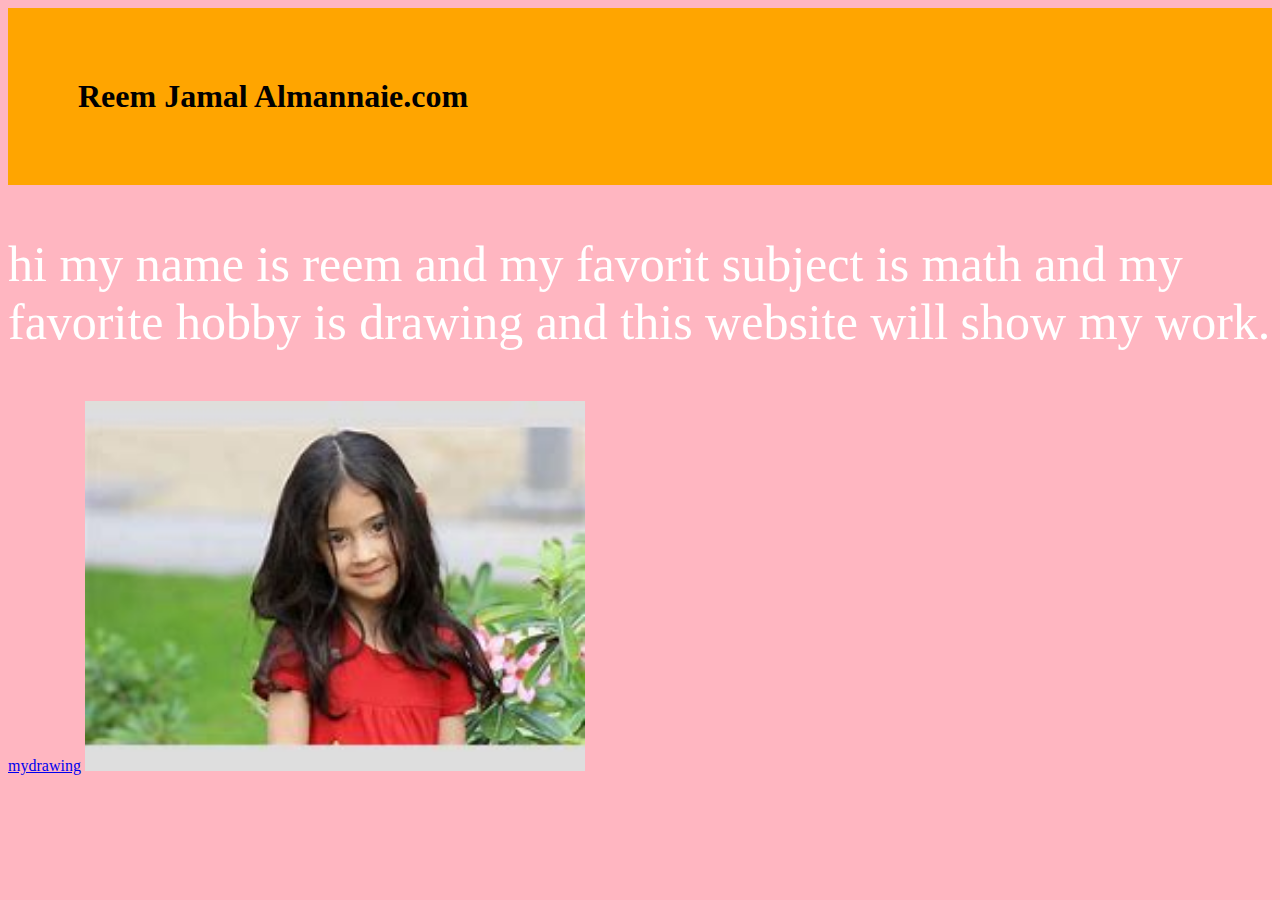
<file: index.HTML>
<html>
<head></head>
<body style="background-color:lightpink; text-align:left;">


<h1 style="background-color:orange; padding:70px;">
Reem Jamal Almannaie.com
</h1>

<P style="color:white; font-size:50px;" >
hi my name is reem and my favorit subject is math and my favorite hobby is drawing and
this website will show my work.
</P>



<a href="mydrawings.html">mydrawing</a>

<img src="image.jpg" style="width:500px;">








</body>
</html>
</file>
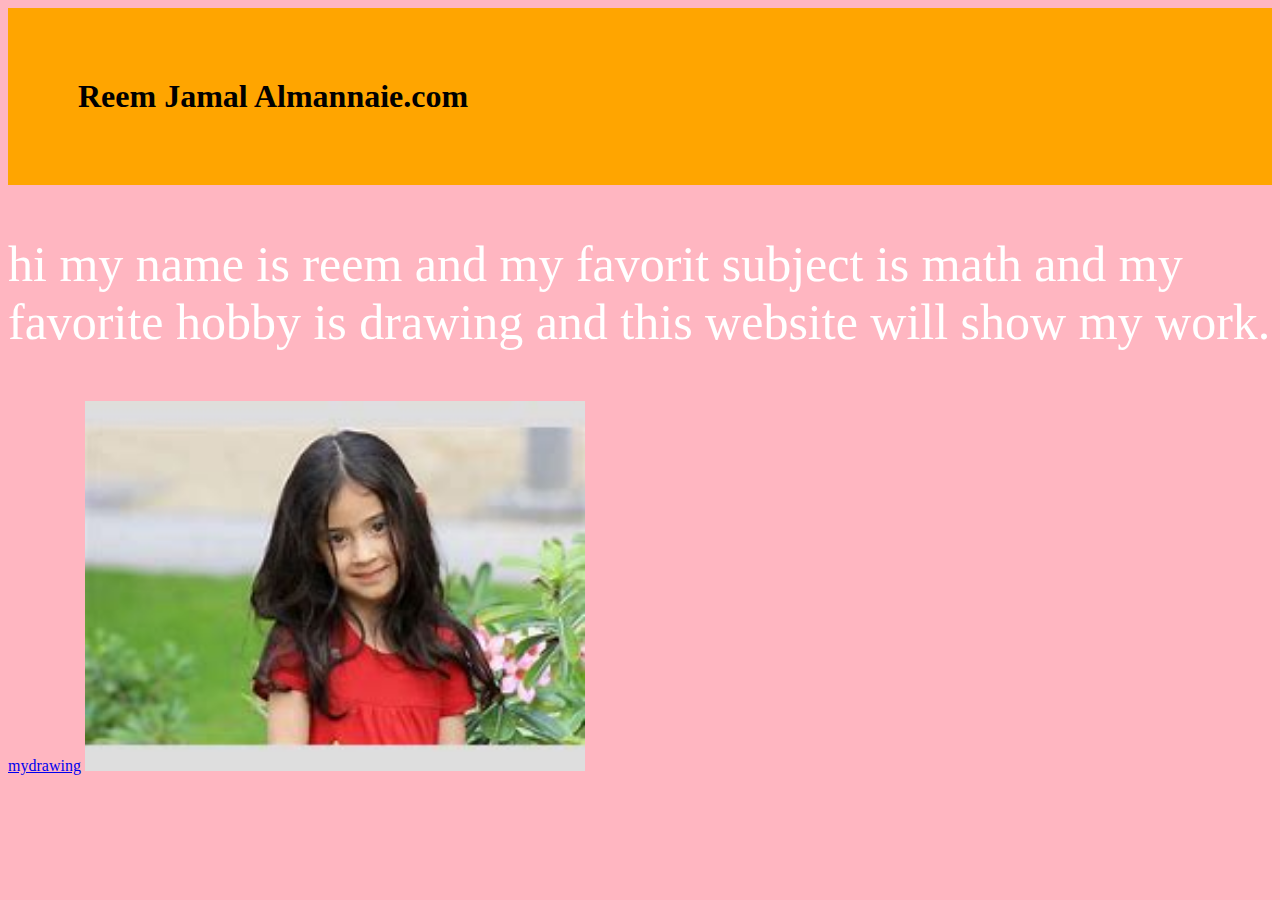
<file: index.html>
<html>
<head></head>
<body style="background-color:lightpink; text-align:left;">


<h1 style="background-color:orange; padding:70px;">
Reem Jamal Almannaie.com
</h1>

<P style="color:white; font-size:50px;" >
hi my name is reem and my favorit subject is math and my favorite hobby is drawing and
this website will show my work.
</P>



<a href="mydrawings.html">mydrawing</a>

<img src="image.jpg" style="width:500px;">








</body>
</html>
</file>
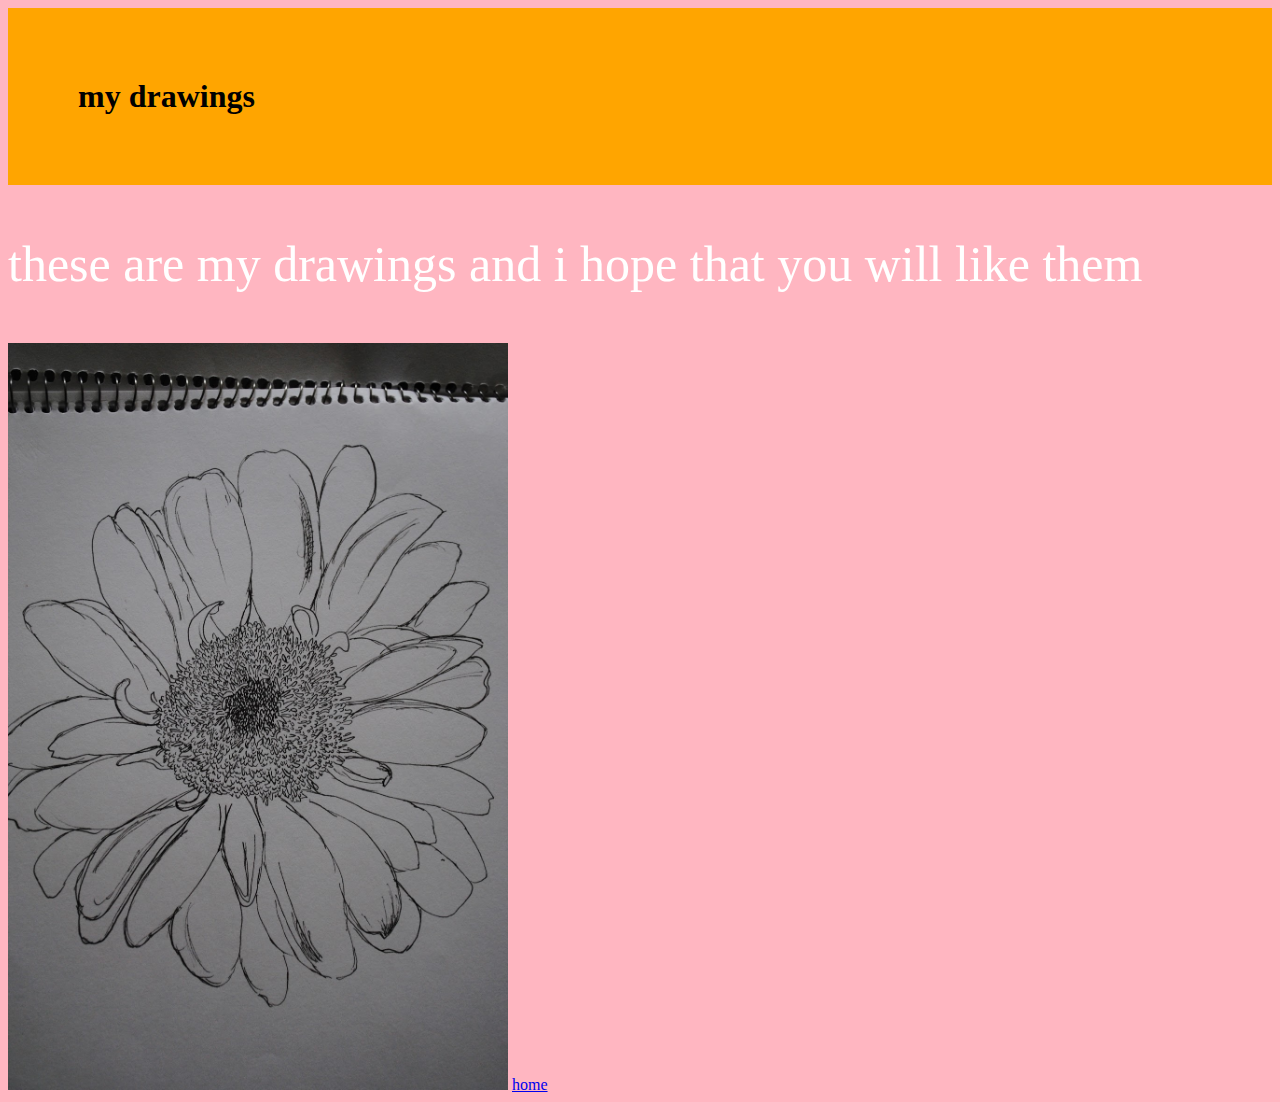
<file: mydrawings.HTML>
<html>
<head></head>
<body style="background-color:lightpink; text-align:left;">


<h1 style="background-color:orange; padding:70px;">
my drawings
</h1>

<P style="color:white; font-size:50px;" >
these are my drawings and i hope that you will like them 
</P>

<img src="drawing1.jpg" style="width:500px;">


<a href="index.html">home</a>


</body>
</html>
</file>
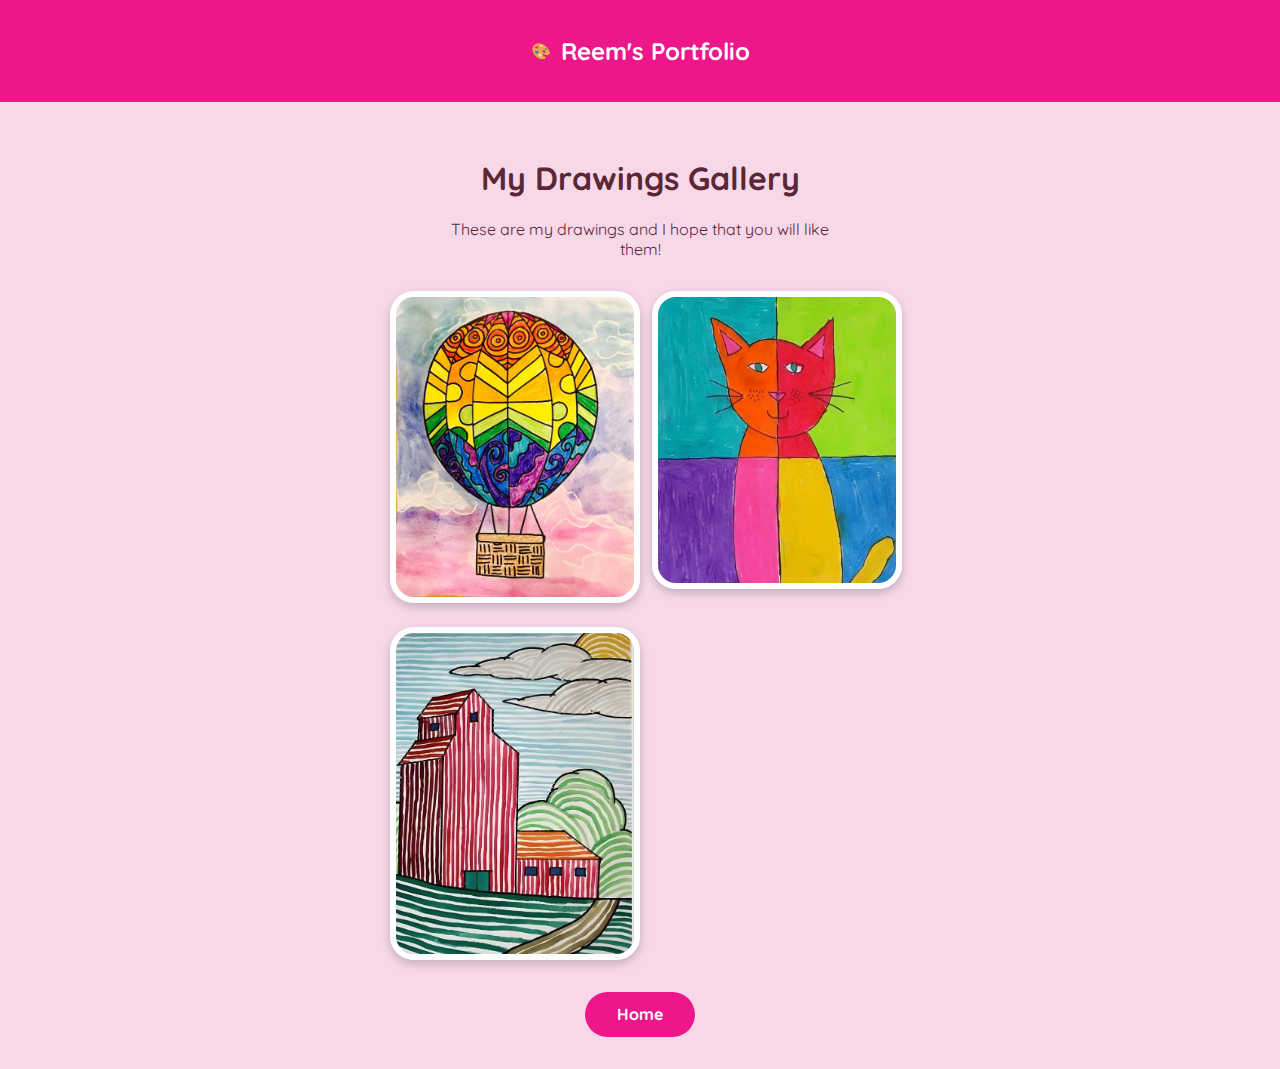
<file: mydrawings.html>
<!DOCTYPE html>
<html lang="en">
<head>
    <meta charset="UTF-8">
    <meta name="viewport" content="width=device-width, initial-scale=1.0">
    <title>My Drawings Gallery - Reem Jamal Almannaie</title>

    <!-- Google Fonts -->
    <link href="https://fonts.googleapis.com/css2?family=Quicksand:wght@700&display=swap" rel="stylesheet">

    <!-- Custom CSS -->
    <link rel="stylesheet" href="style.css">
</head>

<body>

<header class="header">
    <span class="logo">🎨</span>
    <h2>Reem's Portfolio</h2>
</header>

<main class="container">

    <h1 class="title">My Drawings Gallery</h1>

    <p class="description">
        These are my drawings and I hope that you will like them!
    </p>

    <div class="gallery">
        <img src="1.jpg" alt="Drawing 1" class="drawing-img">
        <img src="2.jpg" alt="Drawing 2" class="drawing-img">
        <img src="3.jpg" alt="Drawing 3" class="drawing-img">
    </div>

    <a href="index.html" class="btn">Home</a>

</main>

</body>
</html>
</file>
<file: style.css>
/* Colors */
:root {
  --primary: #ED168B;
  --secondary: #E259A9;
  --background: #F7D8E9;
  --accent: #CA407F;
  --text: #5C2735;
}

/* Global */
body {
  margin: 0;
  padding: 0;
  font-family: 'Quicksand', sans-serif;
background: var(--background);
  color: var(--text);
  display: flex;
  flex-direction: column;
  min-height: 100vh;
}

/* Header */
.header {
  background: var(--primary);
  color: white;
  padding: 1rem;
  text-align: center;
  font-weight: bold;
  display: flex;
  justify-content: center;
  gap: 10px;
  align-items: center;
}

/* Main container */
.container {
  text-align: center;
  padding: 2rem;
}

.home-wrap {
  display: flex;
  align-items: center;
  justify-content: center;
  gap: 2rem;
  flex-wrap: wrap;
  margin-top: 2rem;
}

.text-section {
  max-width: 400px;
  text-align: center; /* ✅ text stays perfectly centered */
}


/* Title */
.title {
  font-size: 2rem;
  margin-top: 1.5rem;
}

/* Paragraph */
.description {
  max-width: 400px;
  margin: 1rem auto;
  font-size: 1rem;
}

/* Image */
.profile-img {
  width: 200px;
  height: 200px;
  border-radius: 1.5rem;
  object-fit: cover;
  box-shadow: 0 4px 10px rgba(0,0,0,0.2);
  margin: 1rem 0;
}

/* Button */
.btn {
  display: inline-block;
  background: var(--primary);
  color: white;
  padding: 0.8rem 2rem;
  border-radius: 999px;
  text-decoration: none;
  font-weight: bold;
  transition: transform 0.2s ease-in-out;
}

.btn:hover {
  transform: scale(1.05);
}
/* Gallery Page */
.gallery {
  display: grid;
  grid-template-columns: 1fr;
  gap: 1.5rem;
  margin: 2rem auto;
  width: 100%;
  max-width: 400px;
}

.drawing-img {
  width: 100%;
  border-radius: 1.5rem;
  object-fit: cover;
  box-shadow: 0 4px 10px rgba(0,0,0,0.20);
  border: 6px solid white;
}

/* Responsive - wider screens show 2 in a row */
@media (min-width: 600px) {
  .gallery {
    grid-template-columns: 1fr 1fr;
    max-width: 500px;
  }
}
</file>
